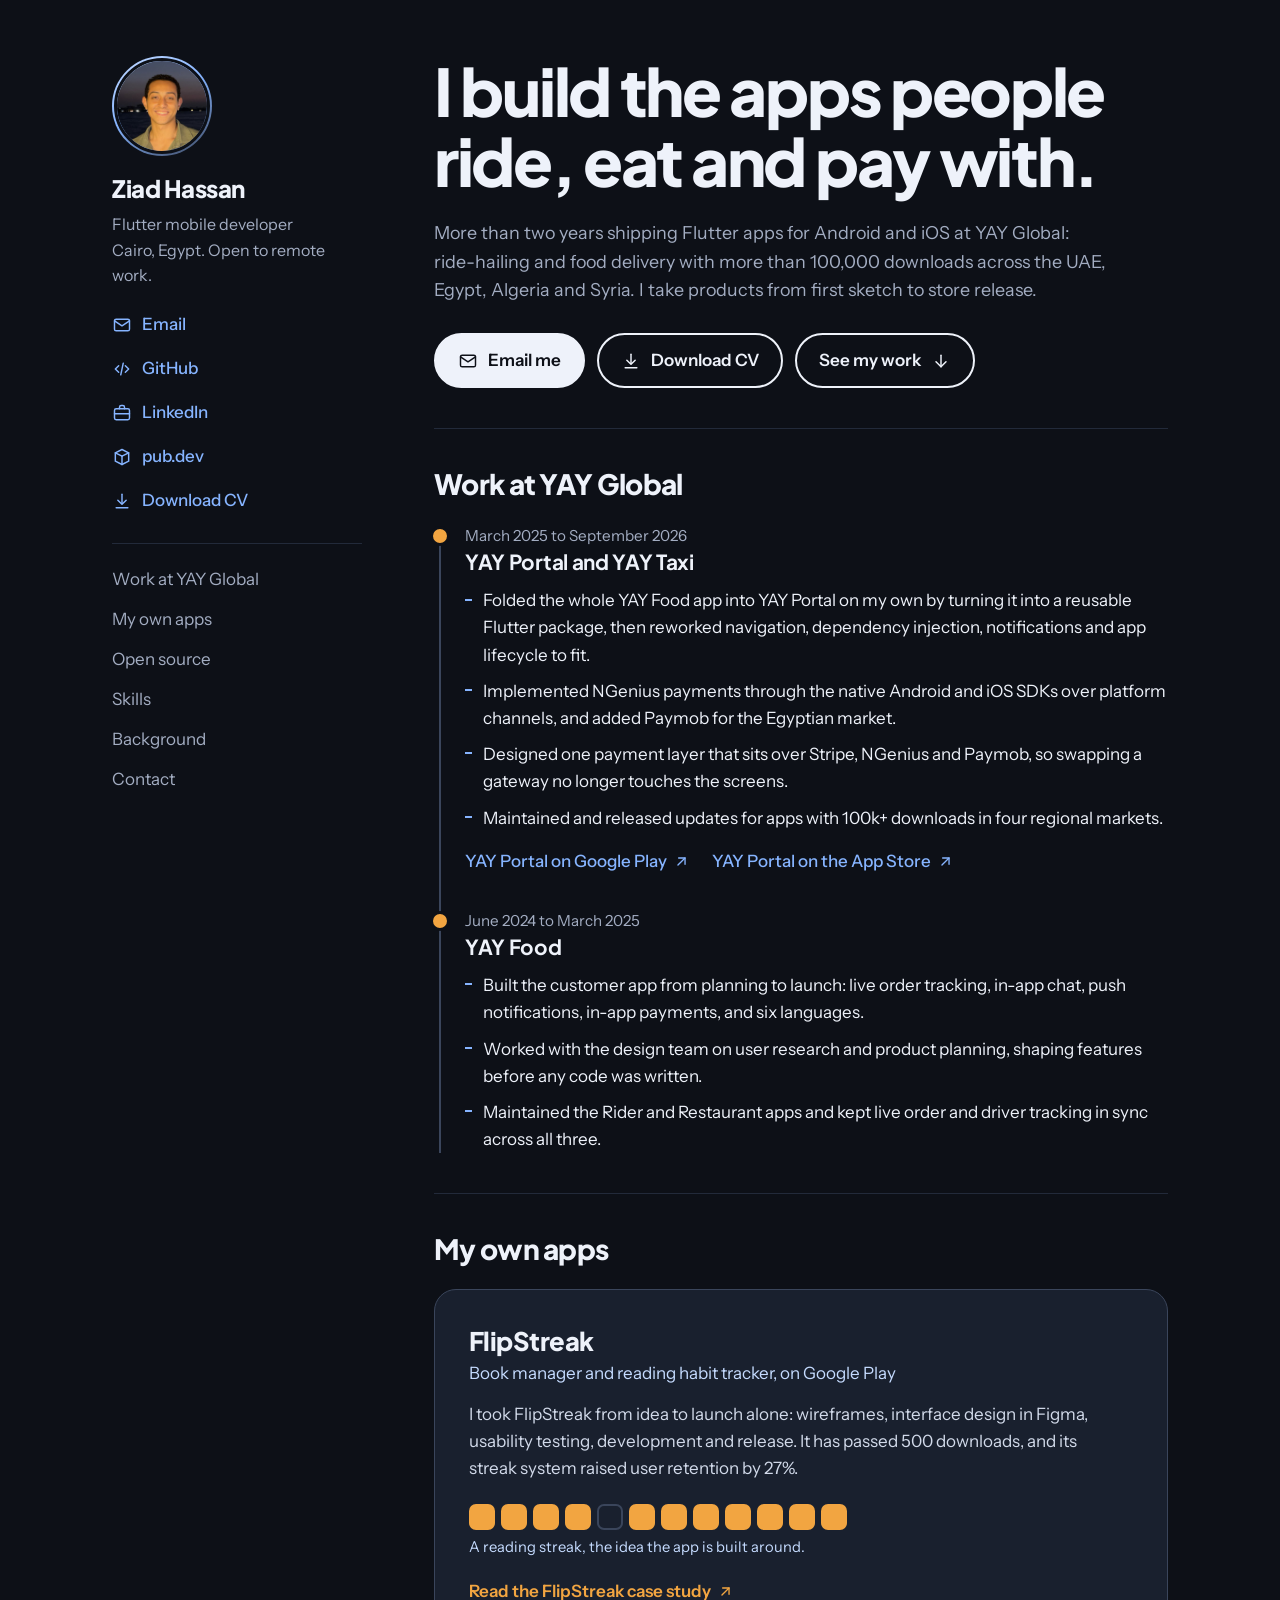
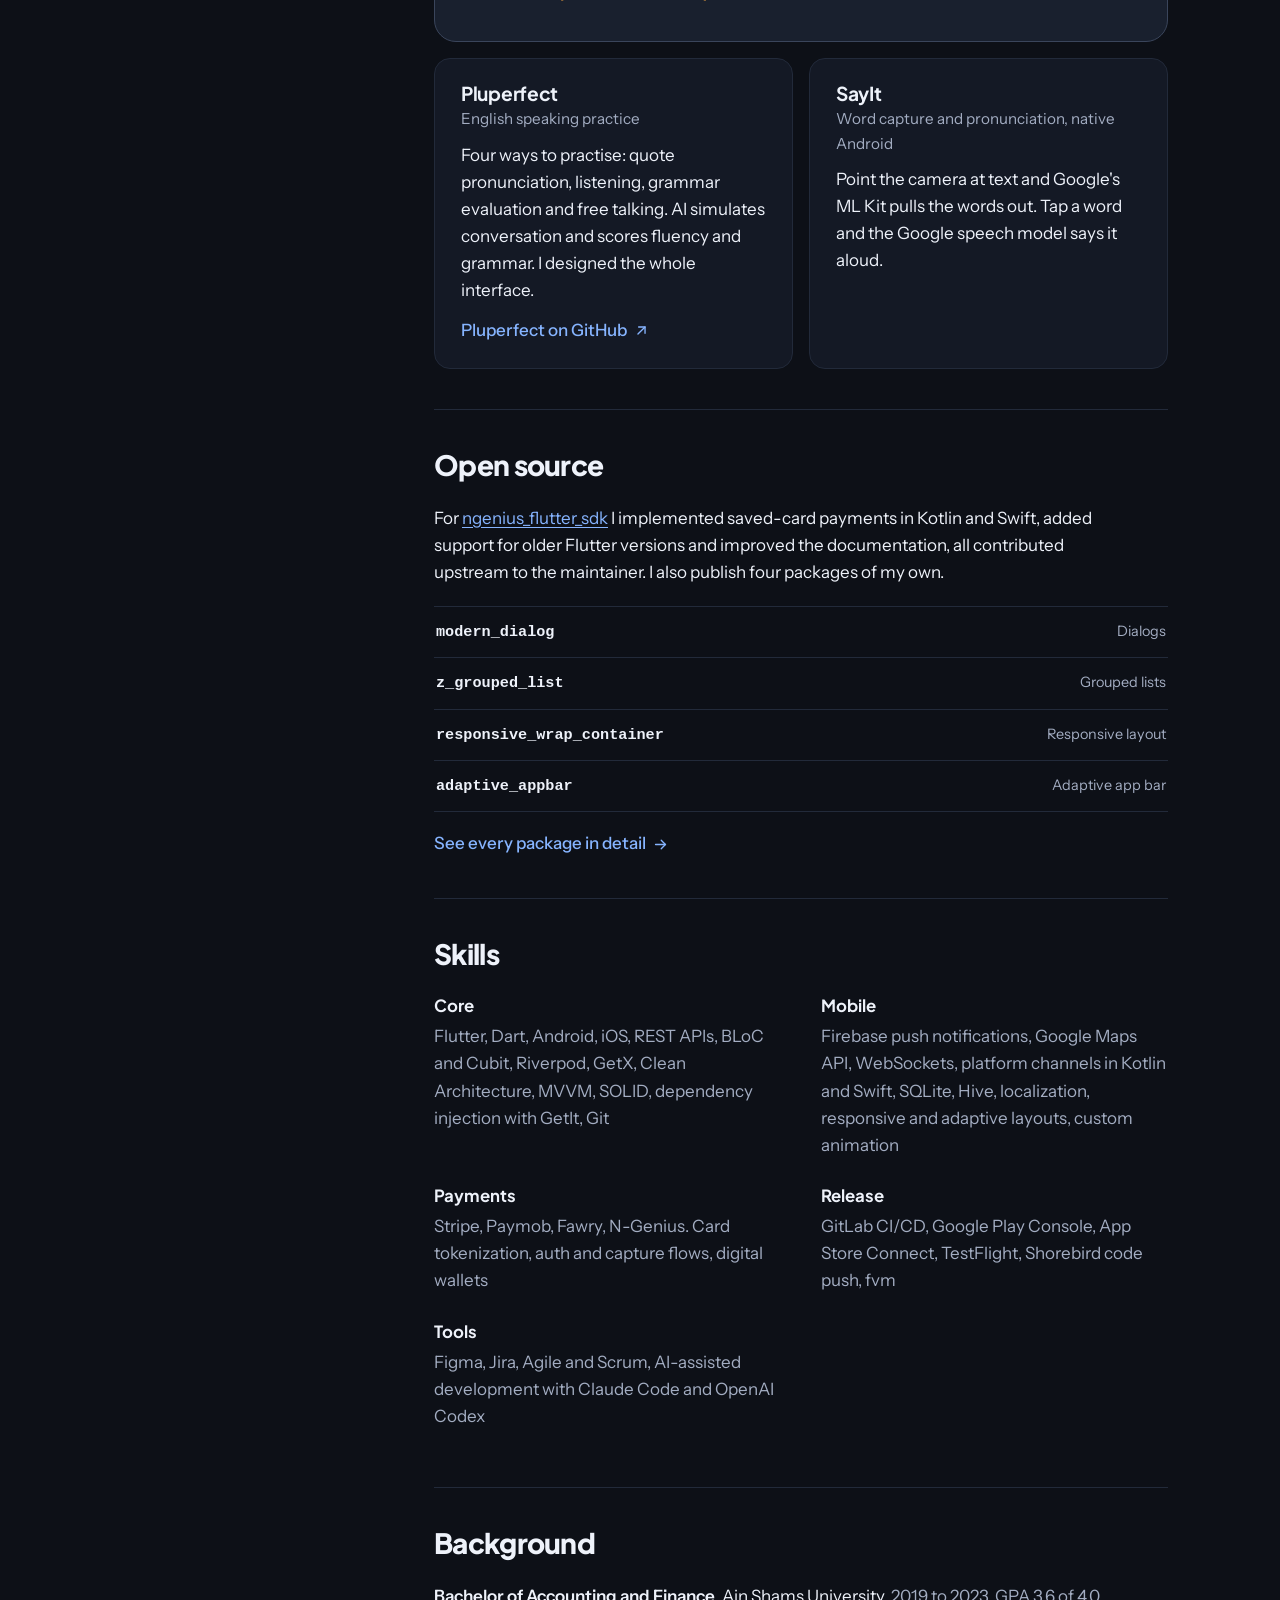
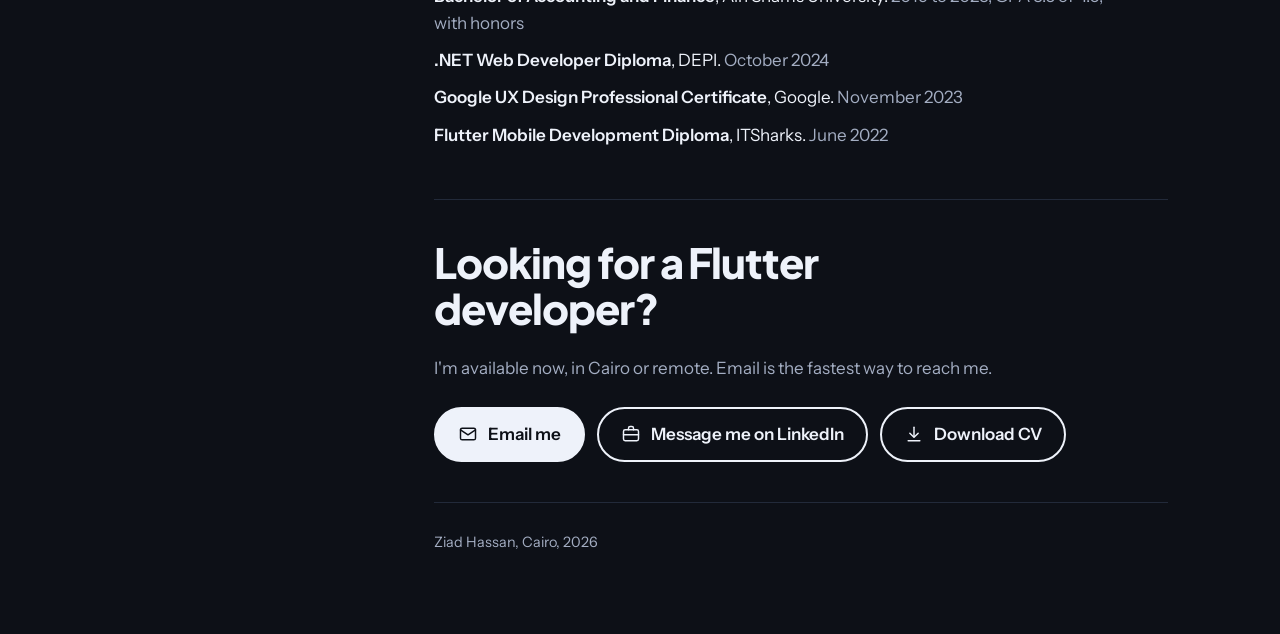
<file: index.html>
<!DOCTYPE html>
<html lang="en">
<head>
<meta charset="utf-8">
<meta name="viewport" content="width=device-width, initial-scale=1">
<title>Ziad Hassan, Flutter mobile developer</title>
<meta name="description" content="Flutter mobile developer in Cairo. Ride-hailing, food delivery and payment apps with 100k+ downloads across four markets.">
<meta property="og:title" content="Ziad Hassan, Flutter mobile developer">
<meta property="og:description" content="Ride-hailing, food delivery and payment apps with 100k+ downloads across four markets.">
<meta property="og:type" content="website">
<meta property="og:url" content="https://ziadhassan7.github.io/">
<meta property="og:image" content="https://ziadhassan7.github.io/og-image.png?v=2">
<meta property="og:image:type" content="image/png">
<meta property="og:image:width" content="1200">
<meta property="og:image:height" content="630">
<meta property="og:image:alt" content="Ziad Hassan, Flutter mobile developer">
<meta property="og:site_name" content="Ziad Hassan">
<meta name="twitter:card" content="summary_large_image">
<meta name="twitter:title" content="Ziad Hassan, Flutter mobile developer">
<meta name="twitter:description" content="Ride-hailing, food delivery and payment apps with 100k+ downloads across four markets.">
<meta name="twitter:image" content="https://ziadhassan7.github.io/og-image.png?v=2">
<meta name="theme-color" content="#0D1017">
<link rel="icon" href="favicon-32.png" sizes="32x32" type="image/png">
<link rel="icon" href="favicon.svg" type="image/svg+xml">
<link rel="apple-touch-icon" href="apple-touch-icon.png">
<link rel="preconnect" href="https://fonts.googleapis.com">
<link rel="preconnect" href="https://fonts.gstatic.com" crossorigin>
<link href="https://fonts.googleapis.com/css2?family=Plus+Jakarta+Sans:wght@700;800&family=Instrument+Sans:wght@400;500;600&display=swap" rel="stylesheet">
<link rel="stylesheet" href="styles.css?v=5">
</head>
<body>
<svg class="sprite" aria-hidden="true">
  <symbol id="i-mail" viewBox="0 0 24 24"><rect x="3" y="5" width="18" height="14" rx="2"/><path d="m3 7 9 6 9-6"/></symbol>
  <symbol id="i-code" viewBox="0 0 24 24"><path d="m8 8-4 4 4 4"/><path d="m16 8 4 4-4 4"/><path d="m13.5 5-3 14"/></symbol>
  <symbol id="i-briefcase" viewBox="0 0 24 24"><rect x="3" y="7" width="18" height="13" rx="2"/><path d="M9 7V5a2 2 0 0 1 2-2h2a2 2 0 0 1 2 2v2"/><path d="M3 13h18"/></symbol>
  <symbol id="i-box" viewBox="0 0 24 24"><path d="M12 3 4 7v10l8 4 8-4V7l-8-4Z"/><path d="m4 7 8 4 8-4"/><path d="M12 11v10"/></symbol>
  <symbol id="i-out" viewBox="0 0 24 24"><path d="M7 17 17 7"/><path d="M8 7h9v9"/></symbol>
  <symbol id="i-down" viewBox="0 0 24 24"><path d="M12 5v14"/><path d="m6 13 6 6 6-6"/></symbol>
  <symbol id="i-right" viewBox="0 0 24 24"><path d="M5 12h14"/><path d="m13 6 6 6-6 6"/></symbol>
  <symbol id="i-download" viewBox="0 0 24 24"><path d="M12 4v11"/><path d="m7 11 5 5 5-5"/><path d="M5 20h14"/></symbol>
</svg>
<div class="page">

  <aside class="rail">
    <div class="rail-head">
      <span class="rail-photo-ring"><img class="rail-photo" src="ziad-hassan.jpg" alt="Ziad Hassan" width="96" height="96"></span>
      <div>
        <a class="rail-name" href="./">Ziad Hassan</a>
        <p class="rail-role">Flutter mobile developer<br>Cairo, Egypt. Open to remote work.</p>
      </div>
    </div>
    <div class="rail-links">
      <a href="mailto:ziadh.business@gmail.com"><svg class="icon" aria-hidden="true"><use href="#i-mail"/></svg><span>Email</span></a>
      <a href="https://github.com/ziadhassan7"><svg class="icon" aria-hidden="true"><use href="#i-code"/></svg><span>GitHub</span></a>
      <a href="https://linkedin.com/in/ziadhassan7"><svg class="icon" aria-hidden="true"><use href="#i-briefcase"/></svg><span>LinkedIn</span></a>
      <a href="packages.html"><svg class="icon" aria-hidden="true"><use href="#i-box"/></svg><span>pub.dev</span></a>
      <a href="Ziad-Hassan-Flutter-Developer-CV.pdf" download><svg class="icon" aria-hidden="true"><use href="#i-download"/></svg><span>Download CV</span></a>
    </div>
    <nav class="rail-nav" aria-label="Sections">
      <a href="#work">Work at YAY Global</a>
      <a href="#products">My own apps</a>
      <a href="#open-source">Open source</a>
      <a href="#skills">Skills</a>
      <a href="#background">Background</a>
      <a href="#contact">Contact</a>
    </nav>
  </aside>

  <main>
    <section class="hero">
      <h1>I build the apps people ride, eat and pay with.</h1>
      <p class="hero-lede">More than two years shipping Flutter apps for Android and iOS at YAY Global: ride-hailing and food delivery with more than 100,000 downloads across the UAE, Egypt, Algeria and Syria. I take products from first sketch to store release.</p>
      <div class="hero-actions">
        <a class="button button-solid" href="mailto:ziadh.business@gmail.com"><svg class="icon" aria-hidden="true"><use href="#i-mail"/></svg><span>Email me</span></a>
        <a class="button button-plain" href="Ziad-Hassan-Flutter-Developer-CV.pdf" download><svg class="icon" aria-hidden="true"><use href="#i-download"/></svg><span>Download CV</span></a>
        <a class="button button-plain" href="#work"><span>See my work</span><svg class="icon" aria-hidden="true"><use href="#i-down"/></svg></a>
      </div>
    </section>

    <section class="block" id="work">
      <h2>Work at YAY Global</h2>
      <div class="timeline">
        <article class="phase">
          <p class="phase-when">March 2025 to September 2026</p>
          <h3>YAY Portal and YAY Taxi</h3>
          <ul class="points">
            <li>Folded the whole YAY Food app into YAY Portal on my own by turning it into a reusable Flutter package, then reworked navigation, dependency injection, notifications and app lifecycle to fit.</li>
            <li>Implemented NGenius payments through the native Android and iOS SDKs over platform channels, and added Paymob for the Egyptian market.</li>
            <li>Designed one payment layer that sits over Stripe, NGenius and Paymob, so swapping a gateway no longer touches the screens.</li>
            <li>Maintained and released updates for apps with 100k+ downloads in four regional markets.</li>
          </ul>
          <div class="store-links">
            <a class="icon-link" href="https://play.google.com/store/apps/details?id=app.yay.portal&amp;hl=en"><span>YAY Portal on Google Play</span><svg class="icon icon-small" aria-hidden="true"><use href="#i-out"/></svg></a>
            <a class="icon-link" href="https://apps.apple.com/us/app/yay-portal-rides-food-earn/id6478861690"><span>YAY Portal on the App Store</span><svg class="icon icon-small" aria-hidden="true"><use href="#i-out"/></svg></a>
          </div>
        </article>
        <article class="phase">
          <p class="phase-when">June 2024 to March 2025</p>
          <h3>YAY Food</h3>
          <ul class="points">
            <li>Built the customer app from planning to launch: live order tracking, in-app chat, push notifications, in-app payments, and six languages.</li>
            <li>Worked with the design team on user research and product planning, shaping features before any code was written.</li>
            <li>Maintained the Rider and Restaurant apps and kept live order and driver tracking in sync across all three.</li>
          </ul>
        </article>
      </div>
    </section>

    <section class="block" id="products">
      <h2>My own apps</h2>

      <article class="feature">
        <h3>FlipStreak</h3>
        <p class="feature-kind">Book manager and reading habit tracker, on Google Play</p>
        <p class="feature-text">I took FlipStreak from idea to launch alone: wireframes, interface design in Figma, usability testing, development and release. It has passed 500 downloads, and its streak system raised user retention by 27%.</p>
        <div class="streak" aria-hidden="true">
          <span></span><span></span><span></span><span></span><span class="miss"></span><span></span><span></span><span></span><span></span><span></span><span></span><span></span>
        </div>
        <p class="streak-note">A reading streak, the idea the app is built around.</p>
        <p class="feature-link"><a class="icon-link" href="https://www.behance.net/gallery/185419469/Flip-Streak-Case-Study"><span>Read the FlipStreak case study</span><svg class="icon icon-small" aria-hidden="true"><use href="#i-out"/></svg></a></p>
      </article>

      <div class="pair">
        <article class="side">
          <h3>Pluperfect</h3>
          <p class="side-kind">English speaking practice</p>
          <p class="side-text">Four ways to practise: quote pronunciation, listening, grammar evaluation and free talking. AI simulates conversation and scores fluency and grammar. I designed the whole interface.</p>
          <p class="side-link"><a class="icon-link" href="https://github.com/ziadhassan7/Pluperfect"><span>Pluperfect on GitHub</span><svg class="icon icon-small" aria-hidden="true"><use href="#i-out"/></svg></a></p>
        </article>
        <article class="side">
          <h3>SayIt</h3>
          <p class="side-kind">Word capture and pronunciation, native Android</p>
          <p class="side-text">Point the camera at text and Google's ML Kit pulls the words out. Tap a word and the Google speech model says it aloud.</p>
        </article>
      </div>
    </section>

    <section class="block" id="open-source">
      <h2>Open source</h2>
      <p class="contrib">For <a href="https://pub.dev/packages/ngenius_flutter_sdk">ngenius_flutter_sdk</a> I implemented saved-card payments in Kotlin and Swift, added support for older Flutter versions and improved the documentation, all contributed upstream to the maintainer. I also publish four packages of my own.</p>
      <ul class="packages">
        <li><a href="https://pub.dev/packages/modern_dialog"><code>modern_dialog</code><small>Dialogs</small></a></li>
        <li><a href="https://pub.dev/packages/z_grouped_list"><code>z_grouped_list</code><small>Grouped lists</small></a></li>
        <li><a href="https://pub.dev/packages/responsive_wrap_container"><code>responsive_wrap_container</code><small>Responsive layout</small></a></li>
        <li><a href="https://pub.dev/packages/adaptive_appbar"><code>adaptive_appbar</code><small>Adaptive app bar</small></a></li>
      </ul>
      <p class="more-link"><a class="icon-link" href="packages.html"><span>See every package in detail</span><svg class="icon icon-small" aria-hidden="true"><use href="#i-right"/></svg></a></p>
    </section>

    <section class="block" id="skills">
      <h2>Skills</h2>
      <dl class="skills">
        <div>
          <dt>Core</dt>
          <dd>Flutter, Dart, Android, iOS, REST APIs, BLoC and Cubit, Riverpod, GetX, Clean Architecture, MVVM, SOLID, dependency injection with GetIt, Git</dd>
        </div>
        <div>
          <dt>Mobile</dt>
          <dd>Firebase push notifications, Google Maps API, WebSockets, platform channels in Kotlin and Swift, SQLite, Hive, localization, responsive and adaptive layouts, custom animation</dd>
        </div>
        <div>
          <dt>Payments</dt>
          <dd>Stripe, Paymob, Fawry, N-Genius. Card tokenization, auth and capture flows, digital wallets</dd>
        </div>
        <div>
          <dt>Release</dt>
          <dd>GitLab CI/CD, Google Play Console, App Store Connect, TestFlight, Shorebird code push, fvm</dd>
        </div>
        <div>
          <dt>Tools</dt>
          <dd>Figma, Jira, Agile and Scrum, AI-assisted development with Claude Code and OpenAI Codex</dd>
        </div>
      </dl>
    </section>

    <section class="block" id="background">
      <h2>Background</h2>
      <ul class="facts">
        <li><strong>Bachelor of Accounting and Finance</strong>, Ain Shams University. <span>2019 to 2023, GPA 3.6 of 4.0, with honors</span></li>
        <li><strong>.NET Web Developer Diploma</strong>, DEPI. <span>October 2024</span></li>
        <li><strong>Google UX Design Professional Certificate</strong>, Google. <span>November 2023</span></li>
        <li><strong>Flutter Mobile Development Diploma</strong>, ITSharks. <span>June 2022</span></li>
      </ul>
    </section>

    <section class="block contact" id="contact">
      <h2>Looking for a Flutter developer?</h2>
      <p>I'm available now, in Cairo or remote. Email is the fastest way to reach me.</p>
      <div class="hero-actions">
        <a class="button button-solid" href="mailto:ziadh.business@gmail.com"><svg class="icon" aria-hidden="true"><use href="#i-mail"/></svg><span>Email me</span></a>
        <a class="button button-plain" href="https://linkedin.com/in/ziadhassan7"><svg class="icon" aria-hidden="true"><use href="#i-briefcase"/></svg><span>Message me on LinkedIn</span></a>
        <a class="button button-plain" href="Ziad-Hassan-Flutter-Developer-CV.pdf" download><svg class="icon" aria-hidden="true"><use href="#i-download"/></svg><span>Download CV</span></a>
      </div>
    </section>

    <footer>Ziad Hassan, Cairo, 2026</footer>
  </main>

</div>
</body>
</html>
</file>
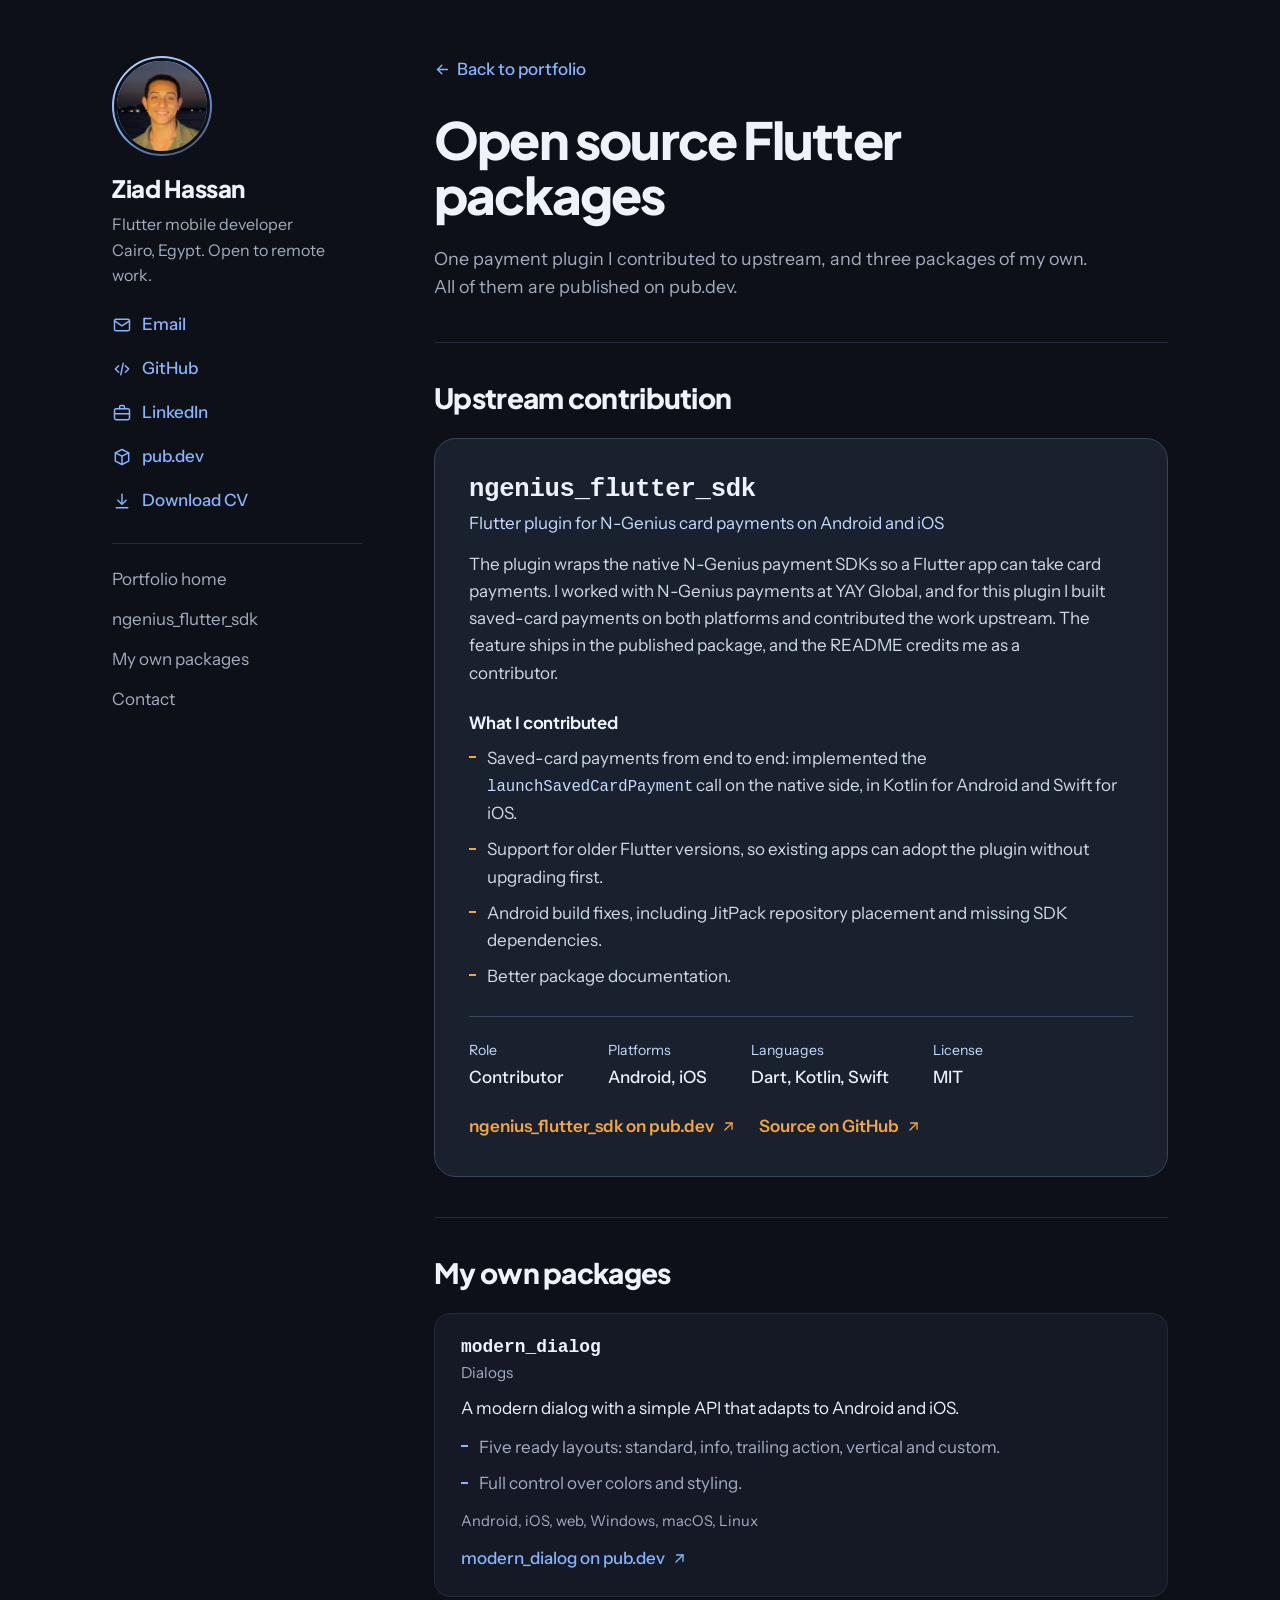
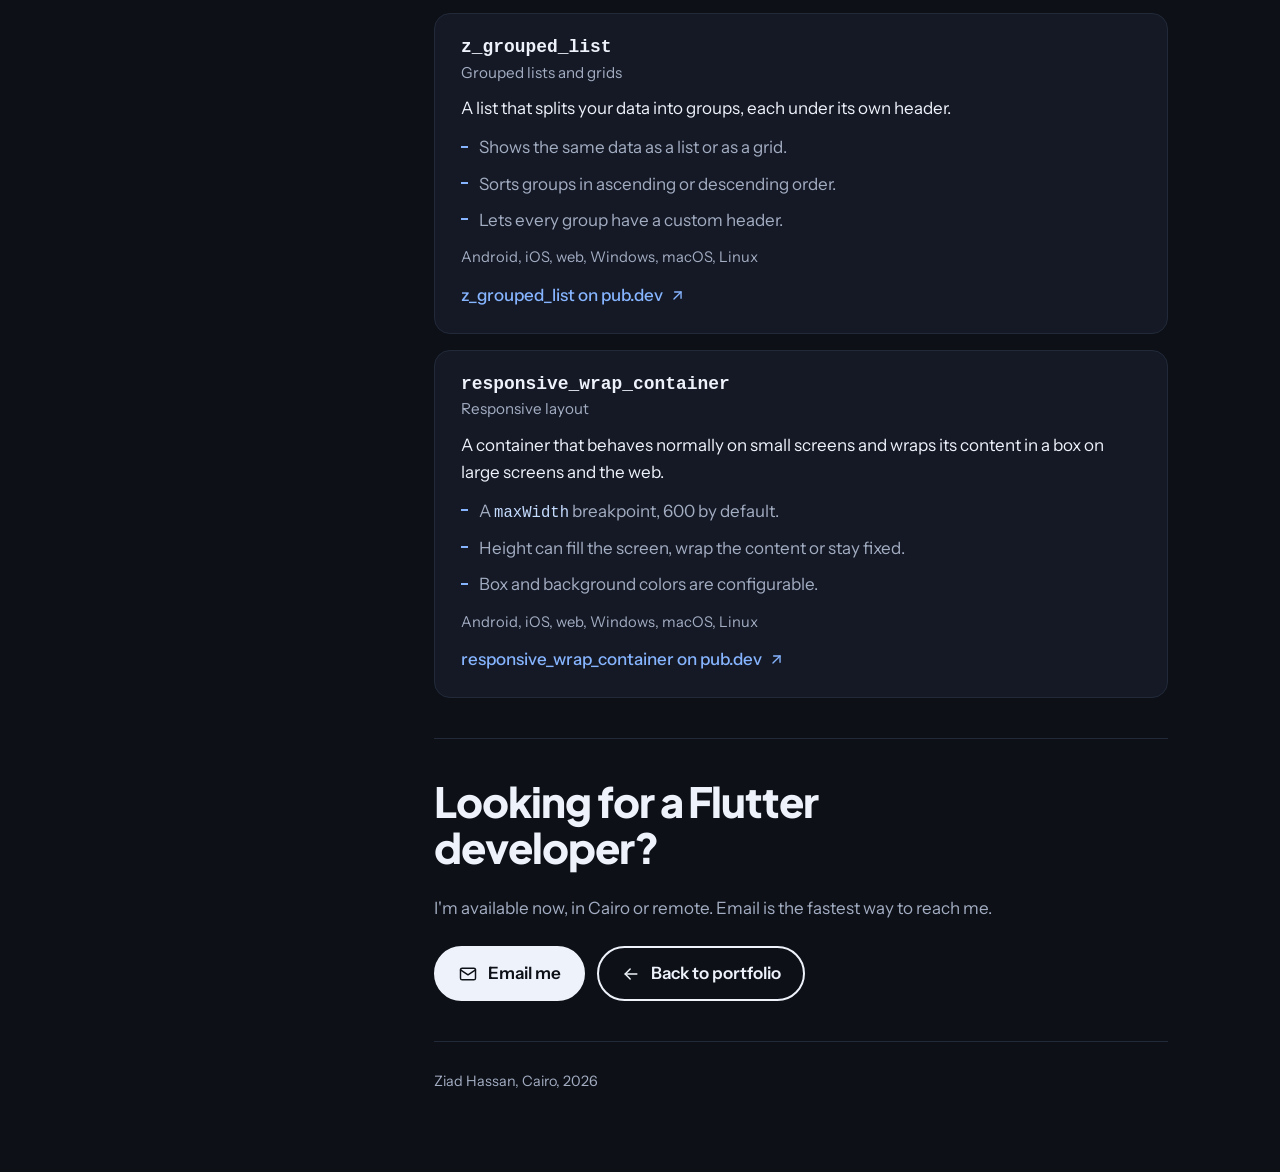
<file: packages.html>
<!DOCTYPE html>
<html lang="en">
<head>
<meta charset="utf-8">
<meta name="viewport" content="width=device-width, initial-scale=1">
<title>Flutter packages, Ziad Hassan</title>
<meta name="description" content="Open source Flutter work by Ziad Hassan: saved-card payments for ngenius_flutter_sdk, plus his own packages on pub.dev.">
<meta property="og:title" content="Flutter packages, Ziad Hassan">
<meta property="og:description" content="Saved-card payments for ngenius_flutter_sdk, plus my own packages on pub.dev.">
<meta property="og:type" content="website">
<meta property="og:url" content="https://ziadhassan7.github.io/packages.html">
<meta property="og:image" content="https://ziadhassan7.github.io/og-image.png?v=2">
<meta property="og:image:type" content="image/png">
<meta property="og:image:width" content="1200">
<meta property="og:image:height" content="630">
<meta property="og:image:alt" content="Ziad Hassan, Flutter mobile developer">
<meta property="og:site_name" content="Ziad Hassan">
<meta name="twitter:card" content="summary_large_image">
<meta name="twitter:title" content="Flutter packages, Ziad Hassan">
<meta name="twitter:description" content="Saved-card payments for ngenius_flutter_sdk, plus my own packages on pub.dev.">
<meta name="twitter:image" content="https://ziadhassan7.github.io/og-image.png?v=2">
<meta name="theme-color" content="#0D1017">
<link rel="icon" href="favicon-32.png" sizes="32x32" type="image/png">
<link rel="icon" href="favicon.svg" type="image/svg+xml">
<link rel="apple-touch-icon" href="apple-touch-icon.png">
<link rel="preconnect" href="https://fonts.googleapis.com">
<link rel="preconnect" href="https://fonts.gstatic.com" crossorigin>
<link href="https://fonts.googleapis.com/css2?family=Plus+Jakarta+Sans:wght@700;800&family=Instrument+Sans:wght@400;500;600&display=swap" rel="stylesheet">
<link rel="stylesheet" href="styles.css?v=5">
</head>
<body>
<svg class="sprite" aria-hidden="true">
  <symbol id="i-mail" viewBox="0 0 24 24"><rect x="3" y="5" width="18" height="14" rx="2"/><path d="m3 7 9 6 9-6"/></symbol>
  <symbol id="i-code" viewBox="0 0 24 24"><path d="m8 8-4 4 4 4"/><path d="m16 8 4 4-4 4"/><path d="m13.5 5-3 14"/></symbol>
  <symbol id="i-briefcase" viewBox="0 0 24 24"><rect x="3" y="7" width="18" height="13" rx="2"/><path d="M9 7V5a2 2 0 0 1 2-2h2a2 2 0 0 1 2 2v2"/><path d="M3 13h18"/></symbol>
  <symbol id="i-box" viewBox="0 0 24 24"><path d="M12 3 4 7v10l8 4 8-4V7l-8-4Z"/><path d="m4 7 8 4 8-4"/><path d="M12 11v10"/></symbol>
  <symbol id="i-out" viewBox="0 0 24 24"><path d="M7 17 17 7"/><path d="M8 7h9v9"/></symbol>
  <symbol id="i-left" viewBox="0 0 24 24"><path d="M19 12H5"/><path d="m11 6-6 6 6 6"/></symbol>
  <symbol id="i-download" viewBox="0 0 24 24"><path d="M12 4v11"/><path d="m7 11 5 5 5-5"/><path d="M5 20h14"/></symbol>
</svg>
<div class="page">

  <aside class="rail">
    <div class="rail-head">
      <span class="rail-photo-ring"><img class="rail-photo" src="ziad-hassan.jpg" alt="Ziad Hassan" width="96" height="96"></span>
      <div>
        <a class="rail-name" href="./">Ziad Hassan</a>
        <p class="rail-role">Flutter mobile developer<br>Cairo, Egypt. Open to remote work.</p>
      </div>
    </div>
    <div class="rail-links">
      <a href="mailto:ziadh.business@gmail.com"><svg class="icon" aria-hidden="true"><use href="#i-mail"/></svg><span>Email</span></a>
      <a href="https://github.com/ziadhassan7"><svg class="icon" aria-hidden="true"><use href="#i-code"/></svg><span>GitHub</span></a>
      <a href="https://linkedin.com/in/ziadhassan7"><svg class="icon" aria-hidden="true"><use href="#i-briefcase"/></svg><span>LinkedIn</span></a>
      <a href="packages.html" aria-current="page"><svg class="icon" aria-hidden="true"><use href="#i-box"/></svg><span>pub.dev</span></a>
      <a href="Ziad-Hassan-Flutter-Developer-CV.pdf" download><svg class="icon" aria-hidden="true"><use href="#i-download"/></svg><span>Download CV</span></a>
    </div>
    <nav class="rail-nav" aria-label="Sections">
      <a href="./">Portfolio home</a>
      <a href="#ngenius">ngenius_flutter_sdk</a>
      <a href="#own">My own packages</a>
      <a href="#contact">Contact</a>
    </nav>
  </aside>

  <main>
    <section class="hero hero-compact">
      <p class="back-link"><a class="icon-link" href="./"><svg class="icon icon-small" aria-hidden="true"><use href="#i-left"/></svg><span>Back to portfolio</span></a></p>
      <h1>Open source Flutter packages</h1>
      <p class="hero-lede">One payment plugin I contributed to upstream, and three packages of my own. All of them are published on pub.dev.</p>
    </section>

    <section class="block" id="ngenius">
      <h2>Upstream contribution</h2>

      <article class="feature">
        <h3 class="pkg-title">ngenius_flutter_sdk</h3>
        <p class="feature-kind">Flutter plugin for N-Genius card payments on Android and iOS</p>
        <p class="feature-text">The plugin wraps the native N-Genius payment SDKs so a Flutter app can take card payments. I worked with N-Genius payments at YAY Global, and for this plugin I built saved-card payments on both platforms and contributed the work upstream. The feature ships in the published package, and the README credits me as a contributor.</p>

        <h4 class="sub">What I contributed</h4>
        <ul class="points">
          <li>Saved-card payments from end to end: implemented the <code>launchSavedCardPayment</code> call on the native side, in Kotlin for Android and Swift for iOS.</li>
          <li>Support for older Flutter versions, so existing apps can adopt the plugin without upgrading first.</li>
          <li>Android build fixes, including JitPack repository placement and missing SDK dependencies.</li>
          <li>Better package documentation.</li>
        </ul>

        <dl class="meta">
          <div><dt>Role</dt><dd>Contributor</dd></div>
          <div><dt>Platforms</dt><dd>Android, iOS</dd></div>
          <div><dt>Languages</dt><dd>Dart, Kotlin, Swift</dd></div>
          <div><dt>License</dt><dd>MIT</dd></div>
        </dl>

        <div class="store-links">
          <a class="icon-link" href="https://pub.dev/packages/ngenius_flutter_sdk"><span>ngenius_flutter_sdk on pub.dev</span><svg class="icon icon-small" aria-hidden="true"><use href="#i-out"/></svg></a>
          <a class="icon-link" href="https://github.com/mhammadraza137/ngenius_flutter_sdk"><span>Source on GitHub</span><svg class="icon icon-small" aria-hidden="true"><use href="#i-out"/></svg></a>
        </div>
      </article>
    </section>

    <section class="block" id="own">
      <h2>My own packages</h2>
      <div class="stack">

        <article class="side">
          <h3 class="pkg">modern_dialog</h3>
          <p class="side-kind">Dialogs</p>
          <p class="side-text">A modern dialog with a simple API that adapts to Android and iOS.</p>
          <ul class="points">
            <li>Five ready layouts: standard, info, trailing action, vertical and custom.</li>
            <li>Full control over colors and styling.</li>
          </ul>
          <p class="side-platforms">Android, iOS, web, Windows, macOS, Linux</p>
          <p class="side-link"><a class="icon-link" href="https://pub.dev/packages/modern_dialog"><span>modern_dialog on pub.dev</span><svg class="icon icon-small" aria-hidden="true"><use href="#i-out"/></svg></a></p>
        </article>

        <article class="side">
          <h3 class="pkg">z_grouped_list</h3>
          <p class="side-kind">Grouped lists and grids</p>
          <p class="side-text">A list that splits your data into groups, each under its own header.</p>
          <ul class="points">
            <li>Shows the same data as a list or as a grid.</li>
            <li>Sorts groups in ascending or descending order.</li>
            <li>Lets every group have a custom header.</li>
          </ul>
          <p class="side-platforms">Android, iOS, web, Windows, macOS, Linux</p>
          <p class="side-link"><a class="icon-link" href="https://pub.dev/packages/z_grouped_list"><span>z_grouped_list on pub.dev</span><svg class="icon icon-small" aria-hidden="true"><use href="#i-out"/></svg></a></p>
        </article>

        <article class="side">
          <h3 class="pkg">responsive_wrap_container</h3>
          <p class="side-kind">Responsive layout</p>
          <p class="side-text">A container that behaves normally on small screens and wraps its content in a box on large screens and the web.</p>
          <ul class="points">
            <li>A <code>maxWidth</code> breakpoint, 600 by default.</li>
            <li>Height can fill the screen, wrap the content or stay fixed.</li>
            <li>Box and background colors are configurable.</li>
          </ul>
          <p class="side-platforms">Android, iOS, web, Windows, macOS, Linux</p>
          <p class="side-link"><a class="icon-link" href="https://pub.dev/packages/responsive_wrap_container"><span>responsive_wrap_container on pub.dev</span><svg class="icon icon-small" aria-hidden="true"><use href="#i-out"/></svg></a></p>
        </article>

      </div>
    </section>

    <section class="block contact" id="contact">
      <h2>Looking for a Flutter developer?</h2>
      <p>I'm available now, in Cairo or remote. Email is the fastest way to reach me.</p>
      <div class="hero-actions">
        <a class="button button-solid" href="mailto:ziadh.business@gmail.com"><svg class="icon" aria-hidden="true"><use href="#i-mail"/></svg><span>Email me</span></a>
        <a class="button button-plain" href="./"><svg class="icon" aria-hidden="true"><use href="#i-left"/></svg><span>Back to portfolio</span></a>
      </div>
    </section>

    <footer>Ziad Hassan, Cairo, 2026</footer>
  </main>

</div>
</body>
</html>
</file>
<file: styles.css>
:root {
  color-scheme: dark;
  --mist: #0D1017;
  --paper: #141925;
  --raised: #19202E;
  --ink: #EEF2FA;
  --ink-soft: #A3ADC2;
  --ink-card: #D2DAEA;
  --blue: #86B4FF;
  --sky: #C5DBFF;
  --amber: #F2A541;
  --line: #222A3A;
  --rule: #3A455B;
  --display: "Plus Jakarta Sans", "Segoe UI", system-ui, sans-serif;
  --body: "Instrument Sans", system-ui, -apple-system, "Segoe UI", sans-serif;
  --code: ui-monospace, "SF Mono", Menlo, Consolas, monospace;
}
* { box-sizing: border-box; }
html { -webkit-text-size-adjust: 100%; scroll-behavior: smooth; }
body {
  margin: 0;
  background: var(--mist);
  color: var(--ink);
  font-family: var(--body);
  font-size: 17px;
  line-height: 1.6;
}
a { color: var(--blue); text-underline-offset: 3px; }
a:hover { color: var(--sky); }
a:focus-visible, .button:focus-visible {
  outline: 3px solid var(--amber);
  outline-offset: 3px;
  border-radius: 4px;
}
h1, h2, h3 { font-family: var(--display); margin: 0; line-height: 1.1; }
p { margin: 0; }
ul, ol { margin: 0; padding: 0; list-style: none; }
code { font-family: var(--code); font-size: 0.92em; }

.sprite { position: absolute; width: 0; height: 0; overflow: hidden; }
.icon {
  width: 20px; height: 20px;
  flex: none;
  fill: none;
  stroke: currentColor;
  stroke-width: 1.75;
  stroke-linecap: round;
  stroke-linejoin: round;
}
.icon-small { width: 17px; height: 17px; stroke-width: 1.9; }

/* A text link that carries an icon */
.icon-link {
  display: inline-flex;
  align-items: center;
  gap: 6px;
  font-weight: 500;
  text-decoration: none;
}
.icon-link:hover span { text-decoration: underline; }

.page {
  max-width: 1120px;
  margin: 0 auto;
  padding: 28px 22px 64px;
}

/* Identity rail */
.rail-head { display: flex; align-items: center; gap: 16px; }
.rail-photo-ring {
  flex: none;
  padding: 2px;
  border-radius: 50%;
  background: linear-gradient(150deg, var(--sky), var(--blue) 45%, var(--rule));
}
.rail-photo {
  display: block;
  width: 72px; height: 72px;
  border-radius: 50%;
  object-fit: cover;
  border: 3px solid var(--mist);
}
.rail-name {
  display: inline-block;
  font-family: var(--display);
  font-size: 1.5rem;
  font-weight: 800;
  letter-spacing: -0.02em;
  line-height: 1.2;
  color: var(--ink);
  text-decoration: none;
}
.rail-name:hover { color: var(--ink); }
.rail-role { color: var(--ink-soft); margin-top: 4px; font-size: 0.96rem; line-height: 1.5; }
.rail-links { display: flex; flex-wrap: wrap; gap: 0 22px; margin-top: 14px; }
.rail-links a {
  display: inline-flex;
  align-items: center;
  gap: 10px;
  min-height: 44px;
  font-weight: 500;
  text-decoration: none;
}
.rail-links a:hover span { text-decoration: underline; }
.rail-nav { display: none; }

/* Hero */
.hero { padding: 40px 0 40px; }
.hero h1 {
  font-size: clamp(2.2rem, 8.6vw, 4.1rem);
  font-weight: 800;
  letter-spacing: -0.035em;
  line-height: 1.06;
  max-width: 780px;
}
.hero-lede {
  margin-top: 24px;
  font-size: 1.12rem;
  max-width: 56ch;
  color: var(--ink-soft);
}
.hero-actions { display: flex; flex-wrap: wrap; gap: 12px; margin-top: 28px; }
.button {
  display: inline-flex;
  align-items: center;
  gap: 10px;
  padding: 12px 22px;
  border-radius: 999px;
  font-weight: 600;
  text-decoration: none;
  border: 2px solid var(--ink);
}
.button-solid, .button-solid:hover { background: var(--ink); color: var(--mist); }
.button-plain, .button-plain:hover { color: var(--ink); }
.button:hover { border-color: var(--blue); }
.button-solid:hover { background: var(--blue); border-color: var(--blue); }

/* Sections */
.block { padding: 40px 0; border-top: 1px solid var(--line); }
.block > h2 {
  font-size: 1.75rem;
  font-weight: 800;
  letter-spacing: -0.025em;
  margin-bottom: 24px;
}

/* Timeline: the two phases really are a sequence */
.timeline { position: relative; margin-left: 5px; padding-left: 2px; }
/* the line starts at the first dot's centre instead of above it */
.timeline::before {
  content: "";
  position: absolute;
  left: 0; top: 12px; bottom: 0;
  width: 2px;
  background: var(--rule);
}
.phase { position: relative; padding: 0 0 34px 24px; }
.phase:last-child { padding-bottom: 0; }
.phase::before {
  content: "";
  position: absolute;
  /* centre the dot on the 2px line: the line runs from -2px to 0 */
  left: -11px; top: 2px;
  box-sizing: border-box;
  width: 20px; height: 20px;
  border-radius: 50%;
  background: var(--amber);
  border: 3px solid var(--mist);
}
.phase-when { color: var(--ink-soft); font-size: 0.95rem; }
.phase h3 { font-size: 1.3rem; font-weight: 700; letter-spacing: -0.015em; line-height: 1.2; margin: 2px 0 12px; }
.points li { position: relative; padding-left: 18px; margin-bottom: 9px; max-width: 64ch; }
.points li:last-child { margin-bottom: 0; }
.points li::before {
  content: "";
  position: absolute;
  left: 0; top: 0.66em;
  width: 7px; height: 2px;
  background: var(--blue);
}
.store-links { display: flex; flex-wrap: wrap; gap: 8px 22px; margin-top: 16px; }

/* Own products */
.feature {
  background: var(--raised);
  border: 1px solid var(--rule);
  color: var(--ink);
  border-radius: 22px;
  padding: 28px 24px;
}
.feature h3 { font-size: 1.6rem; font-weight: 800; letter-spacing: -0.02em; line-height: 1.15; }
.feature-kind { color: var(--sky); margin-top: 4px; }
.feature p.feature-text { margin-top: 14px; max-width: 58ch; color: var(--ink-card); }
.feature a { color: var(--amber); font-weight: 600; }
.feature a:hover { color: var(--amber); }
.streak { display: flex; gap: 6px; margin: 22px 0 6px; }
.streak span {
  flex: 1; max-width: 26px; aspect-ratio: 1;
  border-radius: 7px;
  background: var(--amber);
}
.streak span.miss { background: transparent; border: 2px solid var(--rule); }
.streak-note { font-size: 0.92rem; color: var(--sky); }
.feature-link { margin-top: 18px; }

.pair { display: grid; gap: 16px; margin-top: 16px; }
.side {
  background: var(--paper);
  border: 1px solid var(--line);
  border-radius: 16px;
  padding: 22px 20px;
}
.side h3 { font-size: 1.2rem; font-weight: 700; letter-spacing: -0.015em; }
.side-kind { color: var(--ink-soft); font-size: 0.95rem; margin-top: 3px; }
.side p.side-text { margin-top: 10px; }
.side-link { margin-top: 12px; }

/* Open source */
.contrib { max-width: 64ch; }
.packages { margin-top: 20px; border-top: 1px solid var(--line); }
.packages li { border-bottom: 1px solid var(--line); }
.packages a {
  display: flex; justify-content: space-between; align-items: baseline; gap: 14px;
  padding: 13px 2px;
  text-decoration: none;
  color: var(--ink);
}
.packages a:hover code { color: var(--blue); }
.packages code { font-size: 0.95rem; font-weight: 600; }
.packages small { color: var(--ink-soft); font-size: 0.9rem; text-align: right; }
.more-link { margin-top: 18px; }

/* Skills */
.skills { display: grid; gap: 18px; }
.skills dt { font-family: var(--display); font-weight: 700; font-size: 1.05rem; }
.skills dd { margin: 3px 0 0; color: var(--ink-soft); max-width: 62ch; }

/* Background */
.facts li { margin-bottom: 10px; max-width: 62ch; }
.facts strong { font-weight: 600; }
.facts span { color: var(--ink-soft); }

/* Contact */
.contact h2 { font-size: clamp(1.8rem, 6vw, 2.6rem); max-width: 18ch; }
.contact p { margin-top: 14px; color: var(--ink-soft); max-width: 52ch; }
.contact .hero-actions { margin-top: 24px; }

footer { color: var(--ink-soft); font-size: 0.9rem; padding-top: 28px; border-top: 1px solid var(--line); }

/* Packages page */
.back-link { margin-bottom: 26px; }
.hero-compact h1 { font-size: clamp(2rem, 7vw, 3.2rem); max-width: 16ch; }
.feature h3.pkg-title {
  font-family: var(--code);
  font-size: clamp(1.25rem, 4.6vw, 1.6rem);
  font-weight: 700;
  letter-spacing: -0.01em;
  line-height: 1.2;
  overflow-wrap: anywhere;
}
.feature h4.sub {
  font-family: var(--display);
  font-size: 1.05rem;
  font-weight: 700;
  letter-spacing: -0.01em;
  line-height: 1.2;
  margin: 26px 0 12px;
}
.feature .points li { color: var(--ink-card); }
.feature .points li::before { background: var(--amber); }
.feature code, .side code { color: var(--sky); }
.meta {
  display: grid;
  gap: 14px 28px;
  margin: 26px 0 0;
  padding-top: 22px;
  border-top: 1px solid var(--rule);
}
.meta dt { color: var(--sky); font-size: 0.88rem; }
.meta dd { margin: 2px 0 0; font-weight: 500; }
.feature .store-links { margin-top: 22px; }

.stack { display: grid; gap: 16px; }
.side h3.pkg {
  font-family: var(--code);
  font-size: 1.12rem;
  letter-spacing: 0;
  overflow-wrap: anywhere;
}
.side .points { margin-top: 12px; }
.side .points li { color: var(--ink-soft); }
.side-platforms { margin-top: 12px; font-size: 0.92rem; color: var(--ink-soft); }

@media (min-width: 640px) {
  .pair { grid-template-columns: 1fr 1fr; }
  .feature { padding: 36px 34px; }
  .meta { grid-template-columns: 1fr 1fr; }
  .side { padding: 24px 26px; }
}

@media (min-width: 960px) {
  .page {
    display: grid;
    grid-template-columns: 250px minmax(0, 1fr);
    gap: 72px;
    padding: 56px 32px 80px;
  }
  .rail { position: sticky; top: 56px; align-self: start; }
  .rail-head { flex-direction: column; align-items: flex-start; gap: 18px; }
  .rail-photo { width: 96px; height: 96px; }
  .rail-role { font-size: 1rem; line-height: 1.6; margin-top: 6px; }
  .rail-links { flex-direction: column; gap: 0; }
  .rail-nav {
    display: flex; flex-direction: column;
    margin-top: 20px; padding-top: 16px;
    border-top: 1px solid var(--line);
  }
  .rail-nav a {
    display: flex; align-items: center;
    min-height: 40px;
    color: var(--ink-soft);
    text-decoration: none;
  }
  .rail-nav a:hover, .rail-nav a[aria-current="page"] { color: var(--ink); }
  .rail-nav a:hover { text-decoration: underline; }
  .hero { padding-top: 0; }
  .skills { grid-template-columns: 1fr 1fr; gap: 24px 40px; }
  .meta { grid-template-columns: repeat(4, auto); justify-content: start; gap: 14px 44px; }
}

@media (prefers-reduced-motion: reduce) {
  html { scroll-behavior: auto; }
}
</file>
